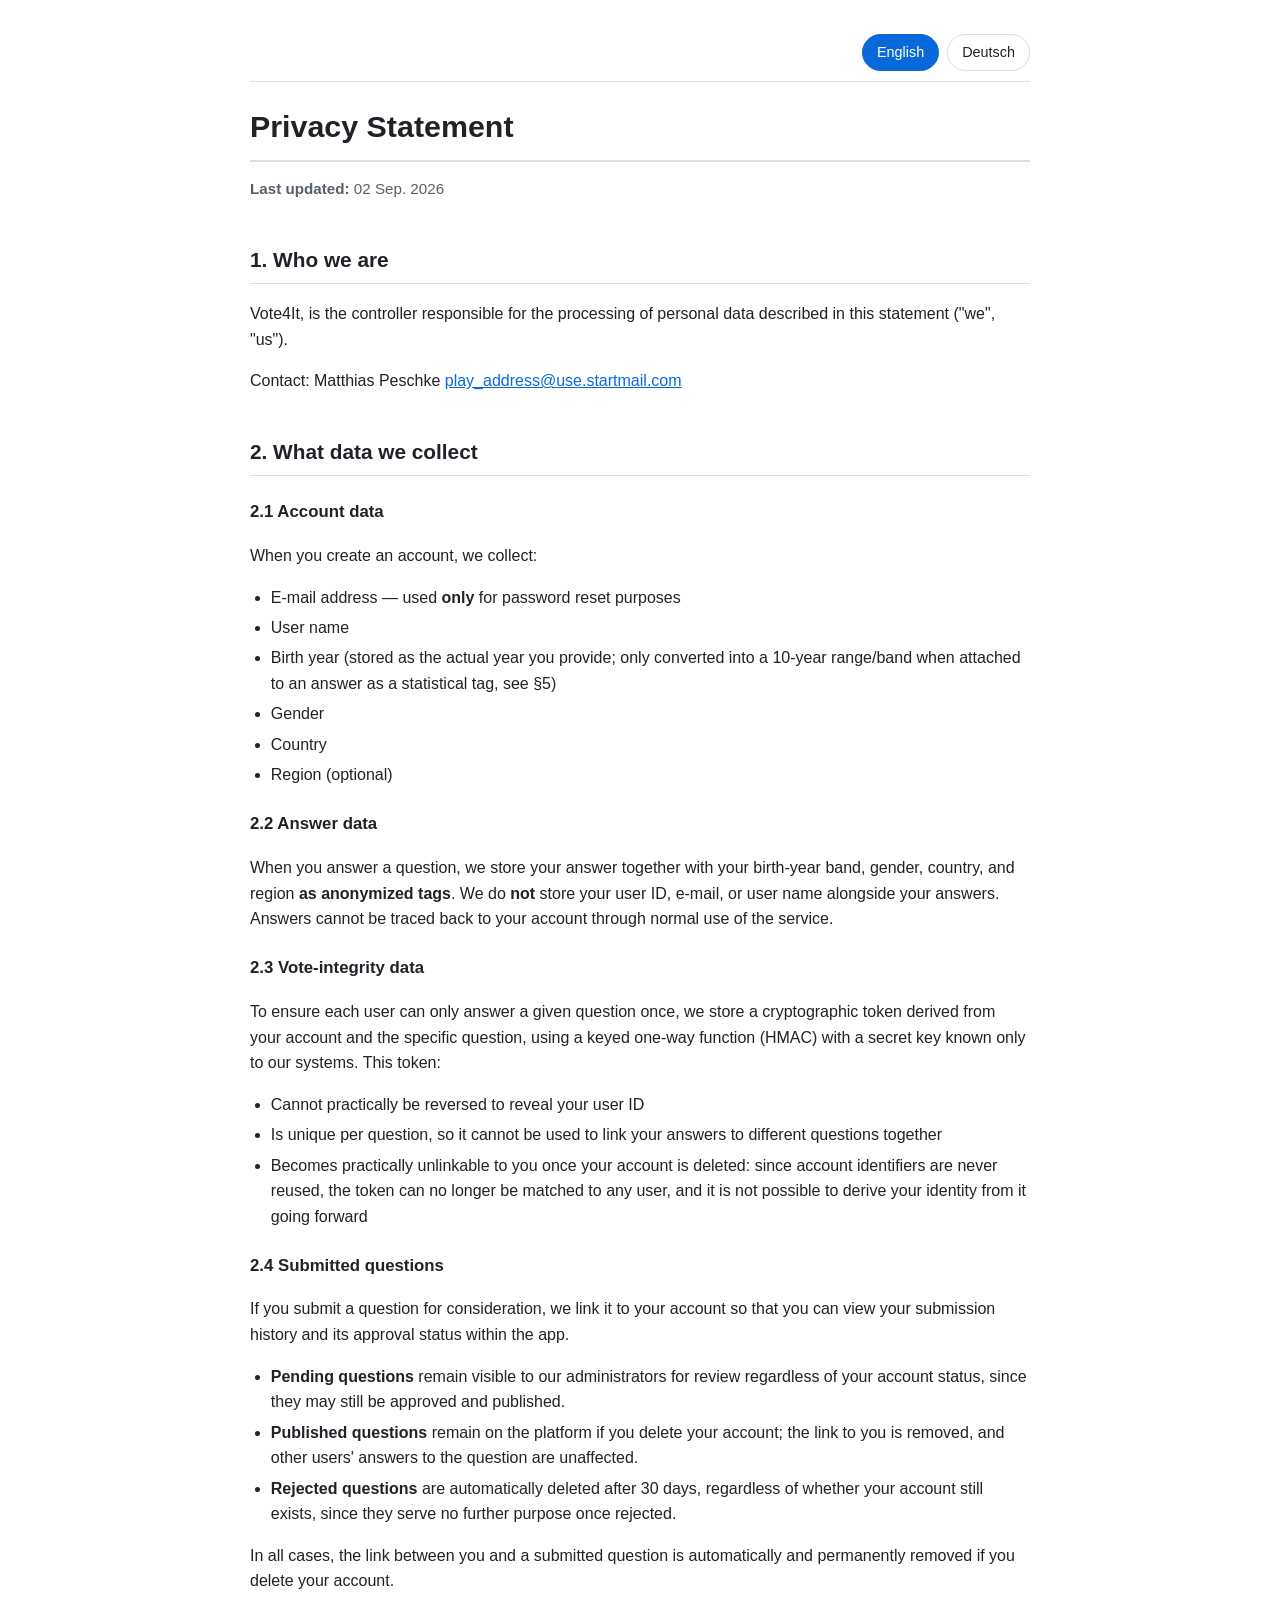
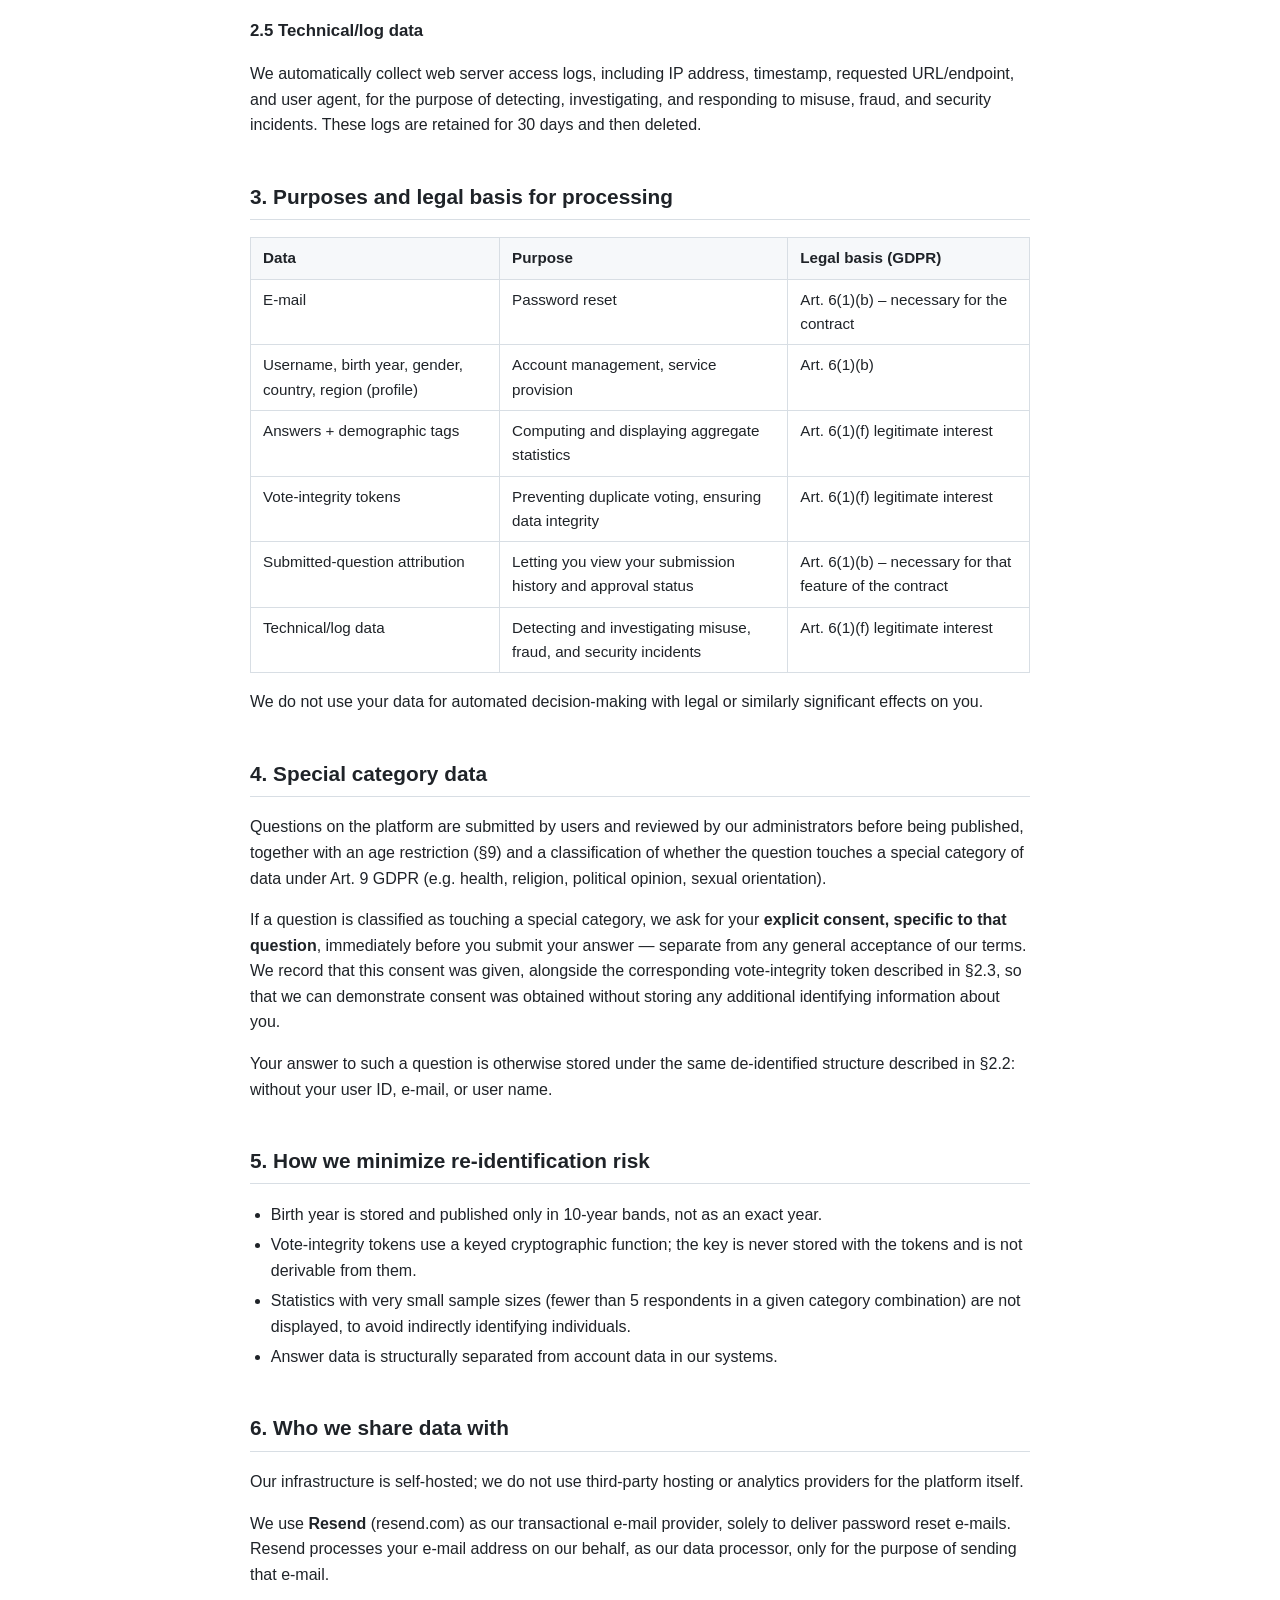
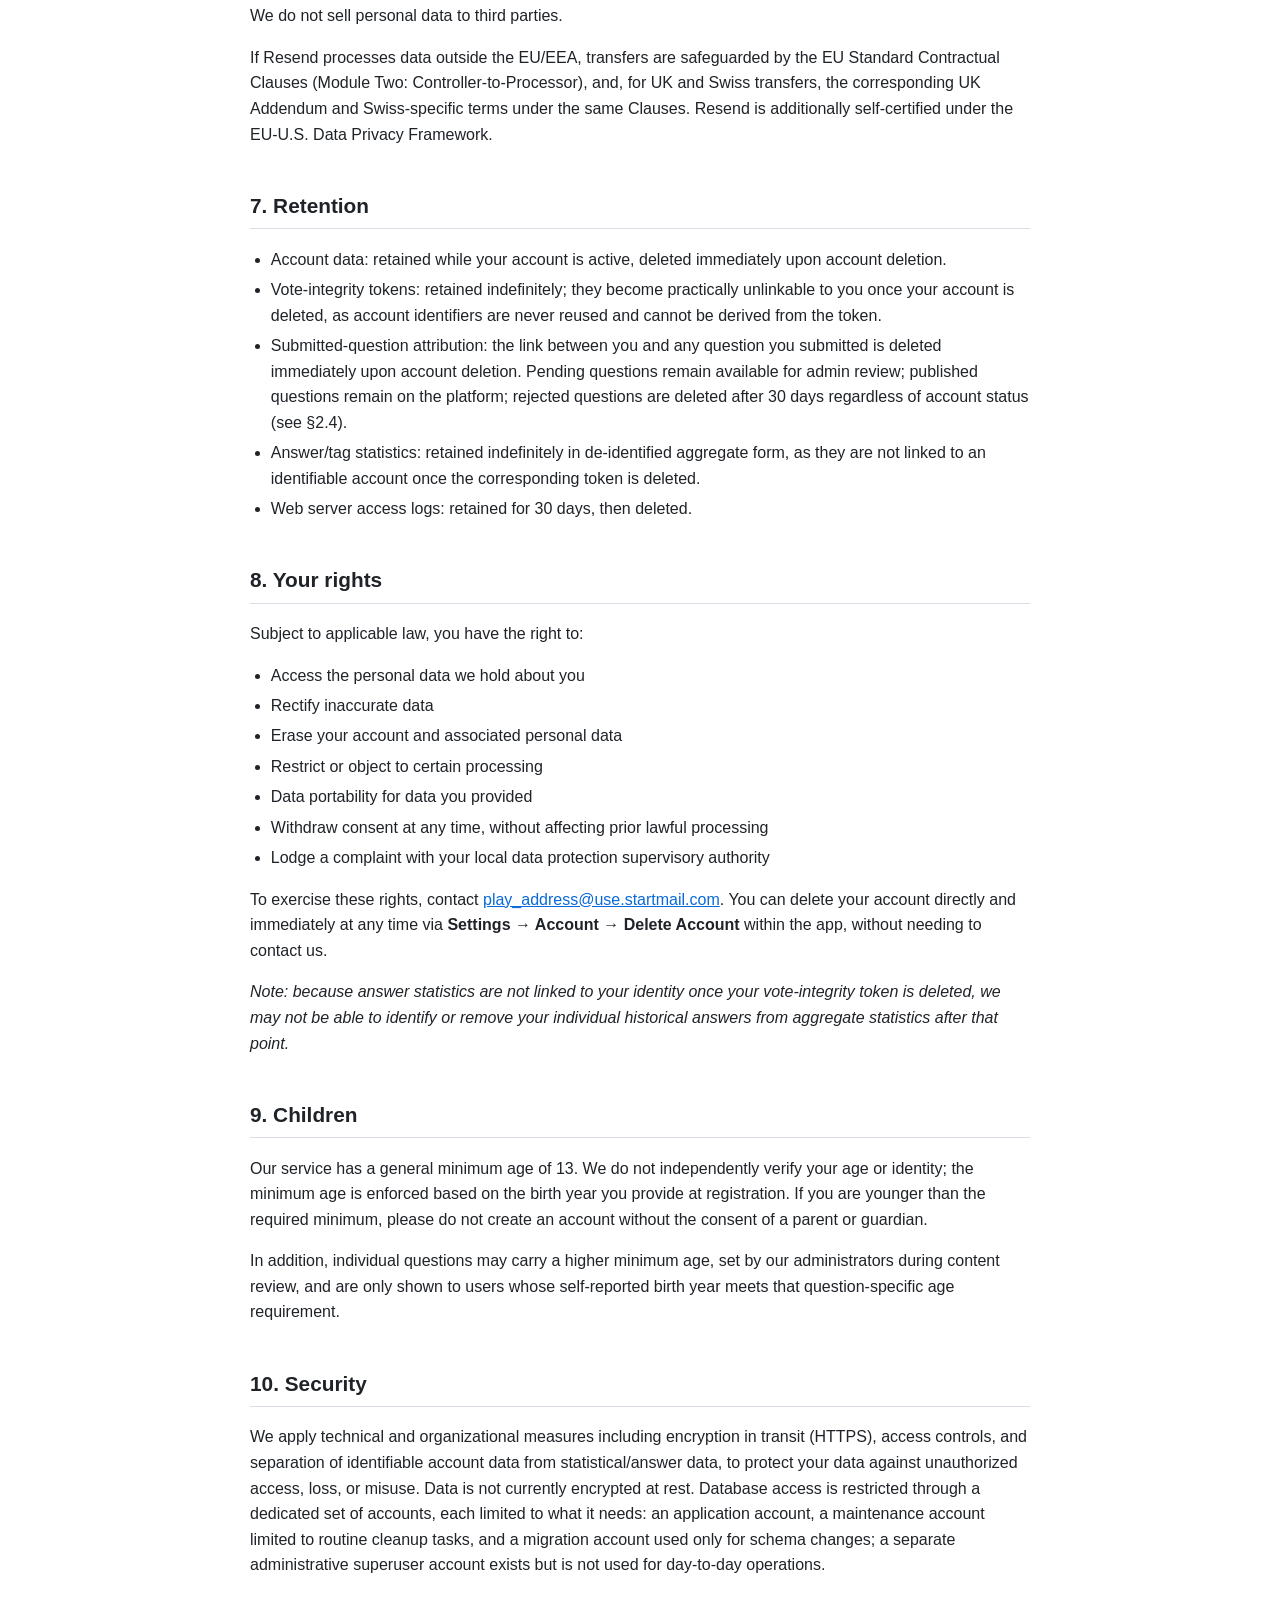
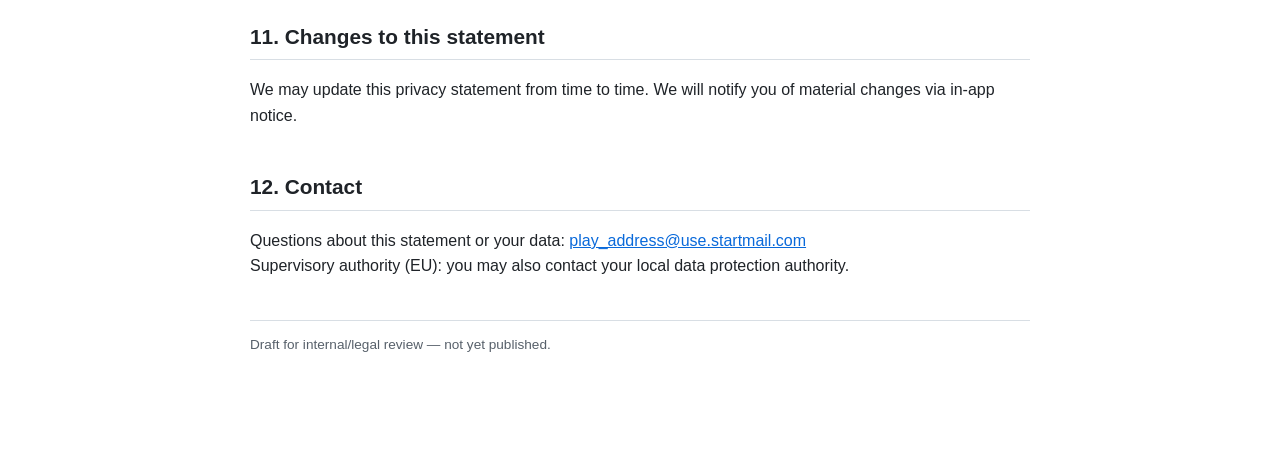
<file: docs/index.html>
<!DOCTYPE html>
<html lang="en">
<head>
<meta charset="UTF-8">
<meta name="viewport" content="width=device-width, initial-scale=1.0">
<title>Privacy Statement / Datenschutzerklärung</title>

<!--
  i18n notes for deployment:
  - This single file contains both language versions, toggled client-side.
    For proper hreflang/SEO practice, the recommended production setup is
    two separate URLs (e.g. /privacy/en and /privacy/de), each with:
      <link rel="alternate" hreflang="en" href="https://example.com/privacy/en">
      <link rel="alternate" hreflang="de" href="https://example.com/privacy/de">
      <link rel="alternate" hreflang="x-default" href="https://example.com/privacy/en">
    The toggle below is a convenient single-file preview/draft; the
    <html lang="..."> attribute is kept in sync with the active language
    so screen readers and browser translation tools behave correctly
    even in this single-page form.
-->
<link rel="alternate" hreflang="en" href="#lang=en">
<link rel="alternate" hreflang="de" href="#lang=de">
<link rel="alternate" hreflang="x-default" href="#lang=en">

<style>
  :root {
    --text: #1f2328;
    --muted: #57606a;
    --border: #d8dee4;
    --accent: #0969da;
    --bg-note: #fff8c5;
    --bg-table-head: #f6f8fa;
  }
  body {
    font-family: -apple-system, BlinkMacSystemFont, "Segoe UI", Helvetica, Arial, sans-serif;
    max-width: 780px;
    margin: 0 auto;
    padding: 24px 24px 96px;
    color: var(--text);
    line-height: 1.6;
    font-size: 16px;
  }
  h1 {
    font-size: 1.9em;
    margin-bottom: 0.2em;
    border-bottom: 2px solid var(--border);
    padding-bottom: 0.3em;
  }
  h2 {
    font-size: 1.3em;
    margin-top: 2em;
    border-bottom: 1px solid var(--border);
    padding-bottom: 0.3em;
  }
  h3 {
    font-size: 1.05em;
    margin-top: 1.4em;
  }
  .meta {
    color: var(--muted);
    font-size: 0.95em;
  }
  .draft-note {
    background: var(--bg-note);
    border: 1px solid #d4c72c;
    border-radius: 6px;
    padding: 12px 16px;
    margin: 1.2em 0;
    font-size: 0.95em;
  }
  table {
    border-collapse: collapse;
    width: 100%;
    margin: 1em 0;
    font-size: 0.95em;
  }
  th, td {
    border: 1px solid var(--border);
    padding: 8px 12px;
    text-align: left;
    vertical-align: top;
  }
  th {
    background: var(--bg-table-head);
  }
  ul {
    padding-left: 1.3em;
  }
  li {
    margin-bottom: 0.3em;
  }
  strong {
    font-weight: 600;
  }
  a {
    color: var(--accent);
  }
  footer {
    margin-top: 3em;
    padding-top: 1em;
    border-top: 1px solid var(--border);
    color: var(--muted);
    font-size: 0.85em;
  }

  /* --- language switcher --- */
  .lang-switch {
    position: sticky;
    top: 0;
    display: flex;
    justify-content: flex-end;
    gap: 8px;
    padding: 10px 0;
    background: #fff;
    border-bottom: 1px solid var(--border);
    margin-bottom: 1em;
    z-index: 10;
  }
  .lang-switch button {
    font: inherit;
    font-size: 0.9em;
    padding: 6px 14px;
    border-radius: 999px;
    border: 1px solid var(--border);
    background: #fff;
    cursor: pointer;
    color: var(--text);
  }
  .lang-switch button[aria-pressed="true"] {
    background: var(--accent);
    color: #fff;
    border-color: var(--accent);
  }

  /* --- language content blocks --- */
  [data-lang] {
    display: none;
  }
  [data-lang].active {
    display: block;
  }

  [id] {
  scroll-margin-top: 70px; /* roughly the height of .lang-switch, adjust to match */
  }
</style>
</head>
<body>

<div class="lang-switch" role="group" aria-label="Language / Sprache">
  <button type="button" id="btn-en" aria-pressed="true" onclick="setLang('en')" lang="en">English</button>
  <button type="button" id="btn-de" aria-pressed="false" onclick="setLang('de')" lang="de">Deutsch</button>
</div>

<!-- ======================= ENGLISH ======================= -->
<div id="content-en" data-lang="en" class="active" lang="en">

<h1>Privacy Statement</h1>

<p class="meta"><strong>Last updated:</strong> 02 Sep. 2026</p>

<h2>1. Who we are</h2>
<p>Vote4It, is the controller responsible for the processing of personal data described in this statement ("we", "us").</p>
<p>
  Contact: Matthias Peschke <a href="mailto:play_address@use.startmail.com">play_address@use.startmail.com</a><br>
</p>

<h2>2. What data we collect</h2>

<h3>2.1 Account data</h3>
<p>When you create an account, we collect:</p>
<ul>
  <li>E-mail address — used <strong>only</strong> for password reset purposes</li>
  <li>User name</li>
  <li>Birth year (stored as the actual year you provide; only converted into a 10-year range/band when attached to an answer as a statistical tag, see §5)</li>
  <li>Gender</li>
  <li>Country</li>
  <li>Region (optional)</li>
</ul>

<h3>2.2 Answer data</h3>
<p>When you answer a question, we store your answer together with your birth-year band, gender, country, and region <strong>as anonymized tags</strong>. We do <strong>not</strong> store your user ID, e-mail, or user name alongside your answers. Answers cannot be traced back to your account through normal use of the service.</p>

<h3>2.3 Vote-integrity data</h3>
<p>To ensure each user can only answer a given question once, we store a cryptographic token derived from your account and the specific question, using a keyed one-way function (HMAC) with a secret key known only to our systems. This token:</p>
<ul>
  <li>Cannot practically be reversed to reveal your user ID</li>
  <li>Is unique per question, so it cannot be used to link your answers to different questions together</li>
  <li>Becomes practically unlinkable to you once your account is deleted: since account identifiers are never reused, the token can no longer be matched to any user, and it is not possible to derive your identity from it going forward</li>
</ul>

<h3>2.4 Submitted questions</h3>
<p>If you submit a question for consideration, we link it to your account so that you can view your submission history and its approval status within the app.</p>
<ul>
  <li><strong>Pending questions</strong> remain visible to our administrators for review regardless of your account status, since they may still be approved and published.</li>
  <li><strong>Published questions</strong> remain on the platform if you delete your account; the link to you is removed, and other users' answers to the question are unaffected.</li>
  <li><strong>Rejected questions</strong> are automatically deleted after 30 days, regardless of whether your account still exists, since they serve no further purpose once rejected.</li>
</ul>
<p>In all cases, the link between you and a submitted question is automatically and permanently removed if you delete your account.</p>

<h3>2.5 Technical/log data</h3>
<p>We automatically collect web server access logs, including IP address, timestamp, requested URL/endpoint, and user agent, for the purpose of detecting, investigating, and responding to misuse, fraud, and security incidents. These logs are retained for 30 days and then deleted.</p>

<h2>3. Purposes and legal basis for processing</h2>
<table>
  <thead>
    <tr><th>Data</th><th>Purpose</th><th>Legal basis (GDPR)</th></tr>
  </thead>
  <tbody>
    <tr><td>E-mail</td><td>Password reset</td><td>Art. 6(1)(b) – necessary for the contract</td></tr>
    <tr><td>Username, birth year, gender, country, region (profile)</td><td>Account management, service provision</td><td>Art. 6(1)(b)</td></tr>
    <tr><td>Answers + demographic tags</td><td>Computing and displaying aggregate statistics</td><td>Art. 6(1)(f) legitimate interest</td></tr>
    <tr><td>Vote-integrity tokens</td><td>Preventing duplicate voting, ensuring data integrity</td><td>Art. 6(1)(f) legitimate interest</td></tr>
    <tr><td>Submitted-question attribution</td><td>Letting you view your submission history and approval status</td><td>Art. 6(1)(b) – necessary for that feature of the contract</td></tr>
    <tr><td>Technical/log data</td><td>Detecting and investigating misuse, fraud, and security incidents</td><td>Art. 6(1)(f) legitimate interest</td></tr>
  </tbody>
</table>
<p>We do not use your data for automated decision-making with legal or similarly significant effects on you.</p>

<h2>4. Special category data</h2>
<p>Questions on the platform are submitted by users and reviewed by our administrators before being published, together with an age restriction (§9) and a classification of whether the question touches a special category of data under Art. 9 GDPR (e.g. health, religion, political opinion, sexual orientation).</p>
<p>If a question is classified as touching a special category, we ask for your <strong>explicit consent, specific to that question</strong>, immediately before you submit your answer — separate from any general acceptance of our terms. We record that this consent was given, alongside the corresponding vote-integrity token described in §2.3, so that we can demonstrate consent was obtained without storing any additional identifying information about you.</p>
<p>Your answer to such a question is otherwise stored under the same de-identified structure described in §2.2: without your user ID, e-mail, or user name.</p>

<h2>5. How we minimize re-identification risk</h2>
<ul>
  <li>Birth year is stored and published only in 10-year bands, not as an exact year.</li>
  <li>Vote-integrity tokens use a keyed cryptographic function; the key is never stored with the tokens and is not derivable from them.</li>
  <li>Statistics with very small sample sizes (fewer than 5 respondents in a given category combination) are not displayed, to avoid indirectly identifying individuals.</li>
  <li>Answer data is structurally separated from account data in our systems.</li>
</ul>

<h2>6. Who we share data with</h2>
<p>Our infrastructure is self-hosted; we do not use third-party hosting or analytics providers for the platform itself.</p>
<p>We use <strong>Resend</strong> (resend.com) as our transactional e-mail provider, solely to deliver password reset e-mails. Resend processes your e-mail address on our behalf, as our data processor, only for the purpose of sending that e-mail.</p>
<p>We do not sell personal data to third parties.</p>
<p>If Resend processes data outside the EU/EEA, transfers are safeguarded by the EU Standard Contractual Clauses (Module Two: Controller-to-Processor), and, for UK and Swiss transfers, the corresponding UK Addendum and Swiss-specific terms under the same Clauses. Resend is additionally self-certified under the EU-U.S. Data Privacy Framework.</p>

<h2>7. Retention</h2>
<ul>
  <li>Account data: retained while your account is active, deleted immediately upon account deletion.</li>
  <li>Vote-integrity tokens: retained indefinitely; they become practically unlinkable to you once your account is deleted, as account identifiers are never reused and cannot be derived from the token.</li>
  <li>Submitted-question attribution: the link between you and any question you submitted is deleted immediately upon account deletion. Pending questions remain available for admin review; published questions remain on the platform; rejected questions are deleted after 30 days regardless of account status (see §2.4).</li>
  <li>Answer/tag statistics: retained indefinitely in de-identified aggregate form, as they are not linked to an identifiable account once the corresponding token is deleted.</li>
  <li>Web server access logs: retained for 30 days, then deleted.</li>
</ul>

<h2>8. Your rights</h2>
<p>Subject to applicable law, you have the right to:</p>
<ul>
  <li>Access the personal data we hold about you</li>
  <li>Rectify inaccurate data</li>
  <li>Erase your account and associated personal data</li>
  <li>Restrict or object to certain processing</li>
  <li>Data portability for data you provided</li>
  <li>Withdraw consent at any time, without affecting prior lawful processing</li>
  <li>Lodge a complaint with your local data protection supervisory authority</li>
</ul>
<p id="account-delete">To exercise these rights, contact <a href="mailto:play_address@use.startmail.com">play_address@use.startmail.com</a>. You can delete your account directly and immediately at any time via <strong>Settings → Account → Delete Account</strong> within the app, without needing to contact us.</p>
<p><em>Note: because answer statistics are not linked to your identity once your vote-integrity token is deleted, we may not be able to identify or remove your individual historical answers from aggregate statistics after that point.</em></p>

<h2>9. Children</h2>
<p>Our service has a general minimum age of 13. We do not independently verify your age or identity; the minimum age is enforced based on the birth year you provide at registration. If you are younger than the required minimum, please do not create an account without the consent of a parent or guardian.</p>
<p>In addition, individual questions may carry a higher minimum age, set by our administrators during content review, and are only shown to users whose self-reported birth year meets that question-specific age requirement.</p>

<h2>10. Security</h2>
<p>We apply technical and organizational measures including encryption in transit (HTTPS), access controls, and separation of identifiable account data from statistical/answer data, to protect your data against unauthorized access, loss, or misuse. Data is not currently encrypted at rest. Database access is restricted through a dedicated set of accounts, each limited to what it needs: an application account, a maintenance account limited to routine cleanup tasks, and a migration account used only for schema changes; a separate administrative superuser account exists but is not used for day-to-day operations.</p>

<h2>11. Changes to this statement</h2>
<p>We may update this privacy statement from time to time. We will notify you of material changes via in-app notice.</p>

<h2>12. Contact</h2>
<p>
  Questions about this statement or your data: <a href="mailto:play_address@use.startmail.com">play_address@use.startmail.com</a><br>
  Supervisory authority (EU): you may also contact your local data protection authority.
</p>

<footer>
  Draft for internal/legal review — not yet published.
</footer>

</div>
<!-- ===================== END ENGLISH ===================== -->


<!-- ======================== GERMAN ======================== -->
<div id="content-de" data-lang="de" lang="de">

<h1>Datenschutzerklärung</h1>

<p class="meta"><strong>Stand:</strong> 02 Sep. 2026</p>

<h2>1. Verantwortlicher</h2>
<p>Vote4It, ist verantwortlich für die Verarbeitung personenbezogener Daten im Sinne dieser Erklärung ("wir").</p>
<p>
  Kontakt: Matthias Peschke <a href="mailto:play_address@use.startmail.com">play_address@use.startmail.com</a><br>
</p>

<h2>2. Welche Daten wir erheben</h2>

<h3>2.1 Kontodaten</h3>
<p>Bei der Erstellung eines Kontos erheben wir:</p>
<ul>
  <li>E-Mail-Adresse — wird <strong>ausschließlich</strong> zum Zurücksetzen des Passworts verwendet</li>
  <li>Benutzername</li>
  <li>Geburtsjahr (wird als exaktes Jahr gespeichert, wie von Ihnen angegeben; wird erst bei der Zuordnung zu einer Antwort in eine statistische Kennzeichnung mit 10-Jahres-Bandbreite umgewandelt, siehe §5)</li>
  <li>Geschlecht</li>
  <li>Land</li>
  <li>Region (optional)</li>
</ul>

<h3>2.2 Antwortdaten</h3>
<p>Wenn Sie eine Frage beantworten, speichern wir Ihre Antwort zusammen mit Ihrer Geburtsjahr-Bandbreite, Ihrem Geschlecht, Ihrem Land und Ihrer Region <strong>als anonymisierte Kennzeichnungen (Tags)</strong>. Wir speichern <strong>keine</strong> Nutzer-ID, E-Mail-Adresse oder Ihren Benutzernamen zusammen mit Ihren Antworten. Antworten können im normalen Betrieb des Dienstes nicht zu Ihrem Konto zurückverfolgt werden.</p>

<h3>2.3 Daten zur Abstimmungsintegrität</h3>
<p>Um sicherzustellen, dass jeder Nutzer eine bestimmte Frage nur einmal beantworten kann, speichern wir ein kryptografisches Token, das aus Ihrem Konto und der jeweiligen Frage mittels einer schlüsselbasierten Einwegfunktion (HMAC) mit einem nur unseren Systemen bekannten geheimen Schlüssel abgeleitet wird. Dieses Token:</p>
<ul>
  <li>kann praktisch nicht umgekehrt werden, um Ihre Nutzer-ID offenzulegen</li>
  <li>ist pro Frage eindeutig, sodass es nicht dazu verwendet werden kann, Ihre Antworten auf verschiedene Fragen miteinander zu verknüpfen</li>
  <li>wird praktisch nicht mehr Ihnen zuordenbar, sobald Ihr Konto gelöscht wird: da Kontokennungen nie wiederverwendet werden, kann das Token danach keinem Nutzer mehr zugeordnet werden, und es ist nicht möglich, daraus zukünftig Ihre Identität abzuleiten</li>
</ul>

<h3>2.4 Eingereichte Fragen</h3>
<p>Wenn Sie eine Frage zur Prüfung einreichen, verknüpfen wir diese mit Ihrem Konto, damit Sie Ihren Einreichungsverlauf und dessen Freigabestatus in der App einsehen können.</p>
<ul>
  <li><strong>Ausstehende Fragen</strong> bleiben unabhängig vom Status Ihres Kontos für unsere Administratoren zur Prüfung sichtbar, da sie noch freigegeben und veröffentlicht werden können.</li>
  <li><strong>Veröffentlichte Fragen</strong> bleiben auf der Plattform bestehen, wenn Sie Ihr Konto löschen; die Verknüpfung zu Ihnen wird entfernt, und die Antworten anderer Nutzer auf diese Frage sind davon nicht betroffen.</li>
  <li><strong>Abgelehnte Fragen</strong> werden unabhängig davon, ob Ihr Konto noch besteht, automatisch nach 30 Tagen gelöscht, da sie nach der Ablehnung keinem weiteren Zweck mehr dienen.</li>
</ul>
<p>In allen Fällen wird die Verknüpfung zwischen Ihnen und einer eingereichten Frage automatisch und dauerhaft entfernt, wenn Sie Ihr Konto löschen.</p>

<h3>2.5 Technische Daten / Protokolldaten</h3>
<p>Wir erheben automatisch Zugriffsprotokolle des Webservers, einschließlich IP-Adresse, Zeitstempel, angefragter URL/Endpunkt und User-Agent, zum Zweck der Erkennung, Untersuchung und Abwehr von Missbrauch, Betrug und Sicherheitsvorfällen. Diese Protokolle werden 30 Tage lang gespeichert und anschließend gelöscht.</p>

<h2>3. Zwecke und Rechtsgrundlagen der Verarbeitung</h2>
<table>
  <thead>
    <tr><th>Daten</th><th>Zweck</th><th>Rechtsgrundlage (DSGVO)</th></tr>
  </thead>
  <tbody>
    <tr><td>E-Mail</td><td>Zurücksetzen des Passworts</td><td>Art. 6 Abs. 1 lit. b – zur Vertragserfüllung erforderlich</td></tr>
    <tr><td>Benutzername, Geburtsjahr, Geschlecht, Land, Region (Profil)</td><td>Kontoverwaltung, Bereitstellung des Dienstes</td><td>Art. 6 Abs. 1 lit. b</td></tr>
    <tr><td>Antworten + demografische Kennzeichnungen</td><td>Berechnung und Anzeige aggregierter Statistiken</td><td>Art. 6 Abs. 1 lit. f, berechtigtes Interesse</td></tr>
    <tr><td>Token zur Abstimmungsintegrität</td><td>Verhinderung von Mehrfachabstimmungen, Sicherstellung der Datenintegrität</td><td>Art. 6 Abs. 1 lit. f (berechtigtes Interesse)</td></tr>
    <tr><td>Zuordnung eingereichter Fragen</td><td>Einsicht in Ihren Einreichungsverlauf und Freigabestatus</td><td>Art. 6 Abs. 1 lit. b – für diese Vertragsfunktion erforderlich</td></tr>
    <tr><td>Technische Daten / Protokolldaten</td><td>Erkennung und Untersuchung von Missbrauch, Betrug und Sicherheitsvorfällen</td><td>Art. 6 Abs. 1 lit. f (berechtigtes Interesse)</td></tr>
  </tbody>
</table>
<p>Wir verwenden Ihre Daten nicht für automatisierte Entscheidungen mit rechtlicher oder ähnlich erheblicher Wirkung für Sie.</p>

<h2>4. Besondere Kategorien personenbezogener Daten</h2>
<p>Fragen auf der Plattform werden von Nutzern eingereicht und von unseren Administratoren vor der Veröffentlichung geprüft, einschließlich einer Altersbeschränkung (§9) und einer Einstufung, ob die Frage eine besondere Kategorie personenbezogener Daten im Sinne von Art. 9 DSGVO berührt (z. B. Gesundheit, Religion, politische Meinung, sexuelle Orientierung).</p>
<p>Wird eine Frage als eine besondere Kategorie berührend eingestuft, holen wir unmittelbar vor dem Absenden Ihrer Antwort eine <strong>ausdrückliche, auf diese Frage bezogene Einwilligung</strong> ein — getrennt von einer allgemeinen Zustimmung zu unseren Nutzungsbedingungen. Wir erfassen, dass diese Einwilligung erteilt wurde, zusammen mit dem entsprechenden in §2.3 beschriebenen Token zur Abstimmungsintegrität, sodass wir die Einwilligung nachweisen können, ohne zusätzliche identifizierende Informationen über Sie zu speichern.</p>
<p>Ihre Antwort auf eine solche Frage wird im Übrigen nach derselben in §2.2 beschriebenen, de-identifizierten Struktur gespeichert: ohne Ihre Nutzer-ID, E-Mail-Adresse oder Ihren Benutzernamen.</p>

<h2>5. Wie wir das Risiko einer Re-Identifizierung minimieren</h2>
<ul>
  <li>Das Geburtsjahr wird nur in 10-Jahres-Bandbreiten gespeichert und veröffentlicht, nicht als exaktes Jahr.</li>
  <li>Token zur Abstimmungsintegrität verwenden eine schlüsselbasierte kryptografische Funktion; der Schlüssel wird nie zusammen mit den Token gespeichert und kann aus ihnen nicht abgeleitet werden.</li>
  <li>Statistiken mit sehr kleinen Stichprobengrößen (weniger als 5 Antwortende in einer bestimmten Kategorie-Kombination) werden nicht angezeigt, um eine indirekte Identifizierung einzelner Personen zu vermeiden.</li>
  <li>Antwortdaten sind in unseren Systemen strukturell von Kontodaten getrennt.</li>
</ul>

<h2>6. Mit wem wir Daten teilen</h2>
<p>Unsere Infrastruktur wird selbst betrieben (Self-Hosting); wir nutzen für die Plattform selbst keine Hosting- oder Analyseanbieter Dritter.</p>
<p>Wir nutzen <strong>Resend</strong> (resend.com) als Anbieter für den Versand von Transaktions-E-Mails, ausschließlich zum Versand von E-Mails zum Zurücksetzen des Passworts. Resend verarbeitet Ihre E-Mail-Adresse in unserem Auftrag als Auftragsverarbeiter, ausschließlich zum Zweck des Versands dieser E-Mail.</p>
<p>Wir verkaufen keine personenbezogenen Daten an Dritte.</p>
<p>Sofern Resend Daten außerhalb der EU/des EWR verarbeitet, werden Übermittlungen durch die EU-Standardvertragsklauseln (Modul Zwei: Verantwortlicher–Auftragsverarbeiter) sowie, für Übermittlungen aus dem Vereinigten Königreich und der Schweiz, die entsprechenden Zusatzregelungen (UK Addendum bzw. Schweiz-spezifische Bestimmungen zu denselben Klauseln) abgesichert. Resend ist zusätzlich im Rahmen des EU-U.S. Data Privacy Framework selbstzertifiziert.</p>

<h2>7. Speicherdauer</h2>
<ul>
  <li>Kontodaten: werden gespeichert, solange Ihr Konto aktiv ist, und bei Kontolöschung unverzüglich gelöscht.</li>
  <li>Token zur Abstimmungsintegrität: werden unbefristet gespeichert; sie werden Ihnen praktisch nicht mehr zuordenbar, sobald Ihr Konto gelöscht wird, da Kontokennungen nie wiederverwendet werden und nicht aus dem Token abgeleitet werden können.</li>
  <li>Zuordnung eingereichter Fragen: Die Verknüpfung zwischen Ihnen und jeder von Ihnen eingereichten Frage wird bei Kontolöschung unverzüglich entfernt. Ausstehende Fragen bleiben für die Prüfung durch Administratoren verfügbar; veröffentlichte Fragen bleiben auf der Plattform bestehen; abgelehnte Fragen werden unabhängig vom Kontostatus nach 30 Tagen gelöscht (siehe §2.4).</li>
  <li>Antwort-/Kennzeichnungsstatistiken: werden in de-identifizierter, aggregierter Form unbefristet gespeichert, da sie nach Löschung des zugehörigen Tokens keinem identifizierbaren Konto mehr zugeordnet sind.</li>
  <li>Zugriffsprotokolle des Webservers: werden 30 Tage lang gespeichert und anschließend gelöscht.</li>
</ul>

<h2>8. Ihre Rechte</h2>
<p>Vorbehaltlich geltenden Rechts haben Sie das Recht auf:</p>
<ul>
  <li>Auskunft über die von uns über Sie gespeicherten personenbezogenen Daten</li>
  <li>Berichtigung unrichtiger Daten</li>
  <li>Löschung Ihres Kontos und der zugehörigen personenbezogenen Daten</li>
  <li>Einschränkung oder Widerspruch gegen bestimmte Verarbeitungen</li>
  <li>Datenübertragbarkeit für die von Ihnen bereitgestellten Daten</li>
  <li>Widerruf einer Einwilligung jederzeit, ohne Auswirkung auf die Rechtmäßigkeit der bis zum Widerruf erfolgten Verarbeitung</li>
  <li>Beschwerde bei der für Sie zuständigen Datenschutzaufsichtsbehörde</li>
</ul>
<p>Zur Ausübung dieser Rechte kontaktieren Sie uns unter <a href="mailto:play_address@use.startmail.com">play_address@use.startmail.com</a>. Sie können Ihr Konto jederzeit direkt und unmittelbar über <strong>Einstellungen → Konto → Konto löschen</strong> in der App löschen, ohne uns kontaktieren zu müssen.</p>
<p><em>Hinweis: Da Antwortstatistiken nach Löschung Ihres Tokens zur Abstimmungsintegrität nicht mehr mit Ihrer Identität verknüpft sind, können wir Ihre einzelnen historischen Antworten aus den aggregierten Statistiken danach möglicherweise nicht mehr identifizieren oder entfernen.</em></p>

<h2>9. Kinder und Jugendliche</h2>
<p>Unser Dienst hat ein allgemeines Mindestalter von 13. Wir überprüfen Ihr Alter oder Ihre Identität nicht eigenständig; das Mindestalter wird anhand des bei der Registrierung angegebenen Geburtsjahres durchgesetzt. Sind Sie jünger als das erforderliche Mindestalter, erstellen Sie bitte kein Konto ohne die Zustimmung eines Elternteils oder Erziehungsberechtigten.</p>
<p>Darüber hinaus können einzelne Fragen ein höheres Mindestalter tragen, das von unseren Administratoren im Rahmen der Inhaltsprüfung festgelegt wird, und werden nur Nutzern angezeigt, deren selbst angegebenes Geburtsjahr diese fragenspezifische Altersanforderung erfüllt.</p>

<h2>10. Sicherheit</h2>
<p>Wir treffen technische und organisatorische Maßnahmen, darunter Verschlüsselung bei der Übertragung (HTTPS), Zugriffskontrollen und die strukturelle Trennung identifizierbarer Kontodaten von statistischen Antwortdaten, um Ihre Daten vor unbefugtem Zugriff, Verlust oder Missbrauch zu schützen. Die Daten sind derzeit nicht im Ruhezustand ("at rest") verschlüsselt. Der Zugriff auf die Datenbank ist durch dedizierte, jeweils auf das Notwendige beschränkte Konten geregelt: ein Konto für die Anwendung, ein Konto für routinemäßige Wartungsaufgaben und ein Konto, das ausschließlich für Schemaänderungen verwendet wird; zusätzlich existiert ein administratives Superuser-Konto, das nicht für den laufenden Betrieb genutzt wird.</p>

<h2>11. Änderungen dieser Erklärung</h2>
<p>Wir können diese Datenschutzerklärung von Zeit zu Zeit aktualisieren. Über wesentliche Änderungen informieren wir Sie per In-App-Hinweis.</p>

<h2>12. Kontakt</h2>
<p>
  Fragen zu dieser Erklärung oder zu Ihren Daten: <a href="mailto:play_address@use.startmail.com">play_address@use.startmail.com</a><br>
  Aufsichtsbehörde (EU): Sie können sich auch an die für Sie zuständige Datenschutzaufsichtsbehörde wenden.
</p>

</div>
<!-- ====================== END GERMAN ====================== -->

  <script>
  function setLang(lang, sectionId) {
    document.querySelectorAll('[data-lang]').forEach(function (el) {
      el.classList.toggle('active', el.getAttribute('data-lang') === lang);
    });
    document.getElementById('btn-en').setAttribute('aria-pressed', lang === 'en');
    document.getElementById('btn-de').setAttribute('aria-pressed', lang === 'de');
    document.documentElement.setAttribute('lang', lang);
    document.title = lang === 'de'
      ? 'Datenschutzerklärung (Entwurf)'
      : 'Privacy Statement (Draft)';

    var hash = 'lang=' + lang;
    if (sectionId) hash += '&section=' + sectionId;
    if (history.replaceState) {
      history.replaceState(null, '', '#' + hash);
    }

    if (sectionId) {
      var target = document.getElementById(sectionId);
      if (target) {
        // wait a tick so display:none -> block has actually applied
        // before asking the browser to scroll to it
        requestAnimationFrame(function () {
          target.scrollIntoView({ behavior: 'auto' });
        });
      }
    }
  }

  // Respect an incoming #lang=de&section=some-id hash on load
  // (e.g. from a direct link to a specific paragraph).
  (function initLang() {
    var hash = window.location.hash || '';
    var langMatch = hash.match(/lang=(en|de)/);
    var sectionMatch = hash.match(/section=([\w-]+)/);
    setLang(langMatch ? langMatch[1] : 'en', sectionMatch ? sectionMatch[1] : null);
  })();
</script>

</body>
</html>
</file>
